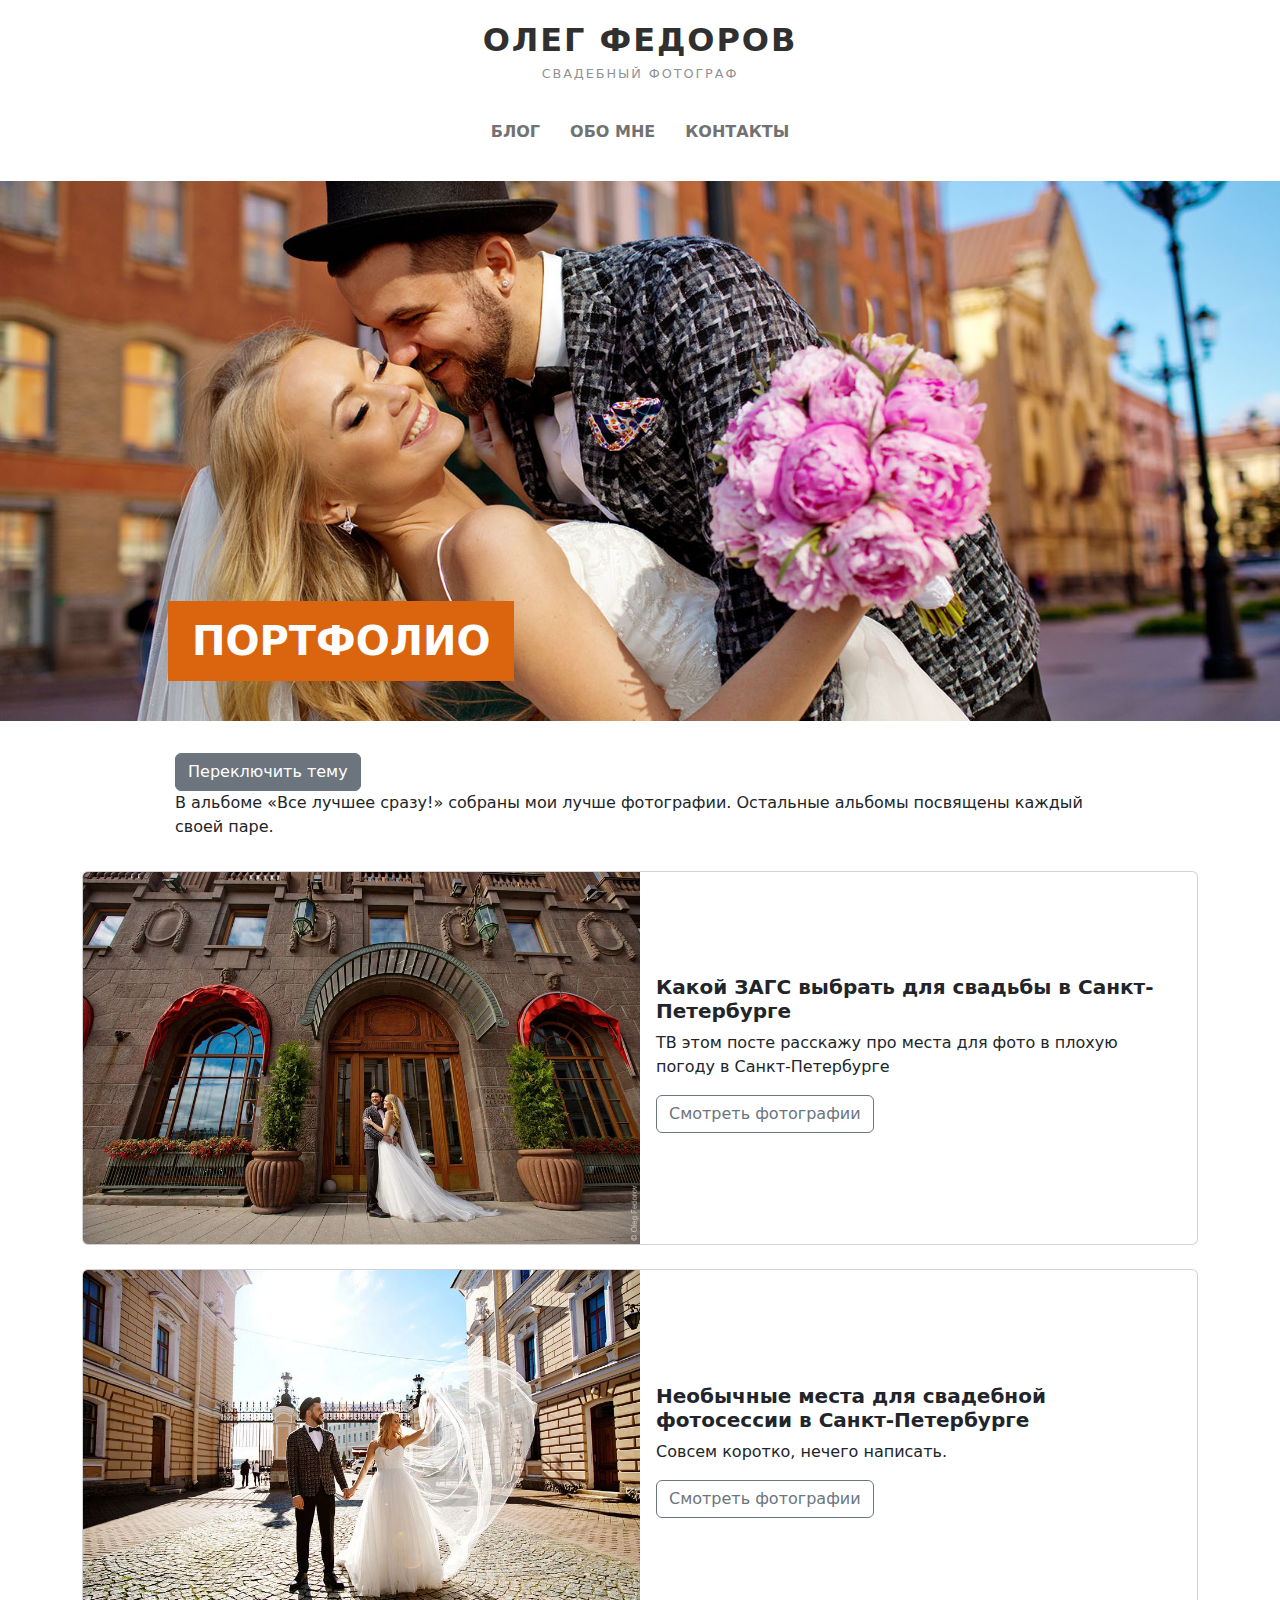
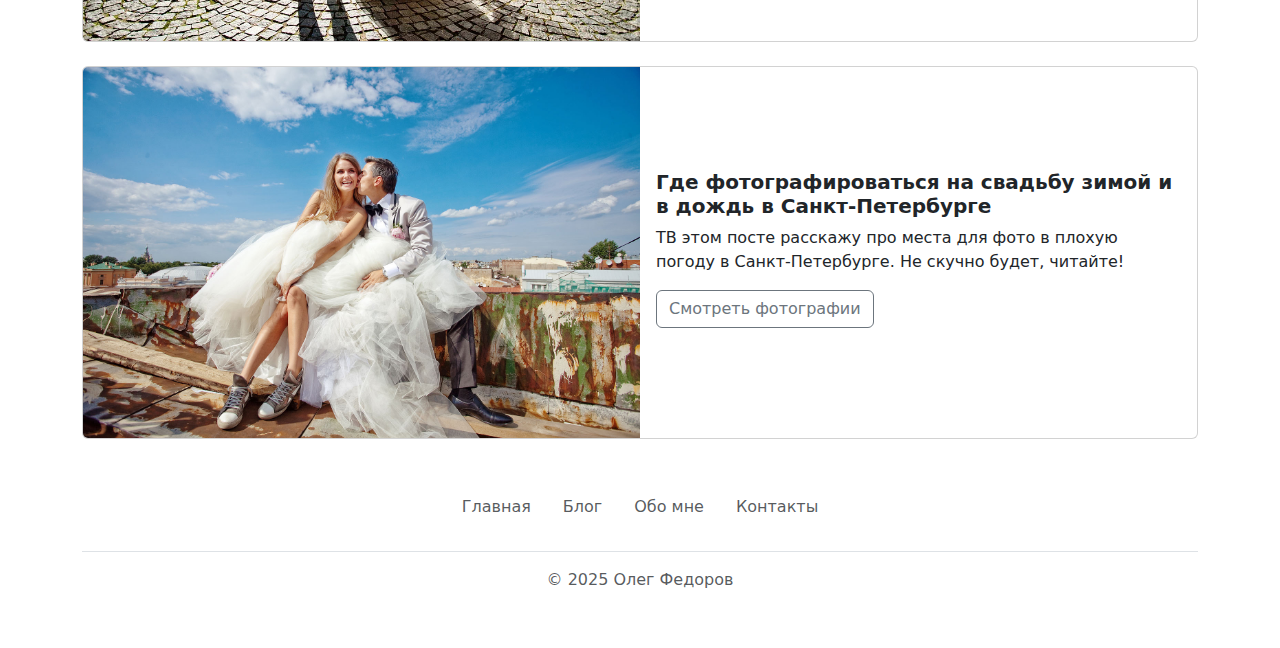
<file: portfolio.html>
<!DOCTYPE html>
<html lang="ru">
  <head>
    <meta charset="UTF-8" />
    <meta name="viewport" content="width=device-width, initial-scale=1.0" />
    <title>Портфолио</title>
    <link rel="stylesheet" href="./style.css" />
    <link href="./bootstrap.min.css" rel="stylesheet" />
  </head>
  <body>
    <!-- CUSTOM HEADER -->
    <header>
      <div class="header__logo">
        <a href="https://oleg-fedorov.ru/" class="header-link">
          <div class="logo-name">ОЛЕГ ФЕДОРОВ</div>
          <div class="logo-subtext">СВАДЕБНЫЙ ФОТОГРАФ</div>
        </a>
      </div>
      <div class="menu">
        <ul class="menu">
          <li class="menu-item">БЛОГ</li>
          <li class="menu-item">ОБО МНЕ</li>
          <li class="menu-item">КОНТАКТЫ</li>
        </ul>
      </div>
    </header>

    <div
      class="container-fluid page-cover"
      style="background-image: url('img/160709-1634 1680-1120 px.jpg')"
    >
      <div class="custom-container page-cover-title-container">
        <h1 class="page-cover-title">ПОРТФОЛИО</h1>
      </div>
    </div>


    <div class="custom-container">

      <!-- ПЕРЕКЛЮЧАТЕЛЬ -->
      <div class="theme-change">
        
        <button id="themeToggle" class="btn btn-secondary">
          Переключить тему
        </button>
        
      <script>
        const themeToggle = document.getElementById('themeToggle');
        themeToggle.addEventListener('click', () => {
          const currentTheme = document.documentElement.getAttribute('data-bs-theme');
          const newTheme = currentTheme === 'dark' ? 'light' : 'dark';
          document.documentElement.setAttribute('data-bs-theme', newTheme);
        });
      </script>
      </div>

      <p class="mb-6r">
        В альбоме «Все лучшее сразу!» собраны мои лучше фотографии. Остальные
        альбомы посвящены каждый своей паре.
      </p>

    






    </div>

    <!-- 1200 px container -->
    <div class="container">

      <!-- МОЯ АДАПТИВНАЯ КАРТОЧКА -->



      <!-- СВАДЬБА -->
      <div class="card mb-4 overflow-hidden">
        <div class="row g-0">
          <div class="col-md-6">
            <img
              src="img/160709-1182.jpg"
              class="img-fluid"
              alt="..."
            />
          </div>
          <div class="col-md-6 d-flex">
            <div class="card-body align-self-center">
              <h5 class="card-title fw-bold">
                Какой ЗАГС выбрать для свадьбы в Санкт-Петербурге
              </h5>
              <p class="card-text">
                TВ этом посте расскажу про места для фото в плохую погоду в
                Санкт-Петербурге
              </p>
              <button type="button" class="btn btn-outline-secondary mb-2">
                Смотреть фотографии
              </button>
            </div>
          </div>
        </div>
      </div>

      <!-- СВАДЬБА -->
      <div class="card mb-4 overflow-hidden">
        <div class="row g-0">
          <div class="col-md-6">
            <img
              src="./img/160709-1799.jpg"
              class="img-fluid"
              alt="..."
            />
          </div>
          <div class="col-md-6 d-flex">
            <div class="card-body align-self-center">
              <h5 class="card-title fw-bold">
                Необычные места для свадебной фотосессии в Санкт-Петербурге
              </h5>
              <p class="card-text">
                Совсем коротко, нечего написать.
              </p>
              <button type="button" class="btn btn-outline-secondary mb-2">
                Смотреть фотографии
              </button>
            </div>
          </div>
        </div>
      </div>

      <!-- СВАДЬБА -->
      <div class="card mb-4 overflow-hidden">
        <div class="row g-0">
          <div class="col-md-6">
            <img
              src="img/portfolio-covers/110806-1394.jpg"
              class="img-fluid"
              alt="..."
            />
          </div>
          <div class="col-md-6 d-flex">
            <div class="card-body align-self-center">
              <h5 class="card-title fw-bold">
                Где фотографироваться на свадьбу зимой и в дождь в Санкт-Петербурге
              </h5>
              <p class="card-text">
                TВ этом посте расскажу про места для фото в плохую погоду в
                Санкт-Петербурге. Не скучно будет, читайте!
              </p>
              <button type="button" class="btn btn-outline-secondary mb-2">
                Смотреть фотографии
              </button>
            </div>
          </div>
        </div>
      </div>


 
      <!-- FOOTER -->
      <footer class="py-3 my-4">
        <ul class="nav justify-content-center border-bottom pb-3 mb-3">
          <li class="nav-item">
            <a href="#" class="nav-link px-2 text-body-secondary">Главная</a>
          </li>
          <li class="nav-item">
            <a href="#" class="nav-link px-2 text-body-secondary">Блог</a>
          </li>
          <li class="nav-item">
            <a href="#" class="nav-link px-2 text-body-secondary">Обо мне</a>
          </li>
          <li class="nav-item">
            <a href="#" class="nav-link px-2 text-body-secondary">Контакты</a>
          </li>
        </ul>
        <p class="text-center text-body-secondary">
          &copy; 2025 Олег Федоров
        </p>
      </footer>
    </main>
    </div>
    <!-- ПОСТ
    <div class="card mb-4">
      <div class="row g-0">
        <div class="col-md-6">
          <img
            src="./img/160709-1799.jpg"
            class="img-fluid rounded-start"
            alt="..."
          />
        </div>
        <div class="col-md-6 d-flex">
          <div class="card-body align-self-center">
            <h5 class="card-title fw-bold">
              Какой ЗАГС выбрать для свадьбы в Санкт-Петербурге
            </h5>
            <p class="card-text">
              TВ этом посте расскажу про места для фото в плохую погоду в
              Санкт-Петербурге
            </p>
            <button type="button" class="btn btn-outline-secondary">
              Читать статью
            </button>
          </div>
        </div>
      </div>
    </div>
    <img src="./img/160709-1265.jpg" alt="" class="img-fluid mb-4" /> -->

    
  </body>
</html>
</file>
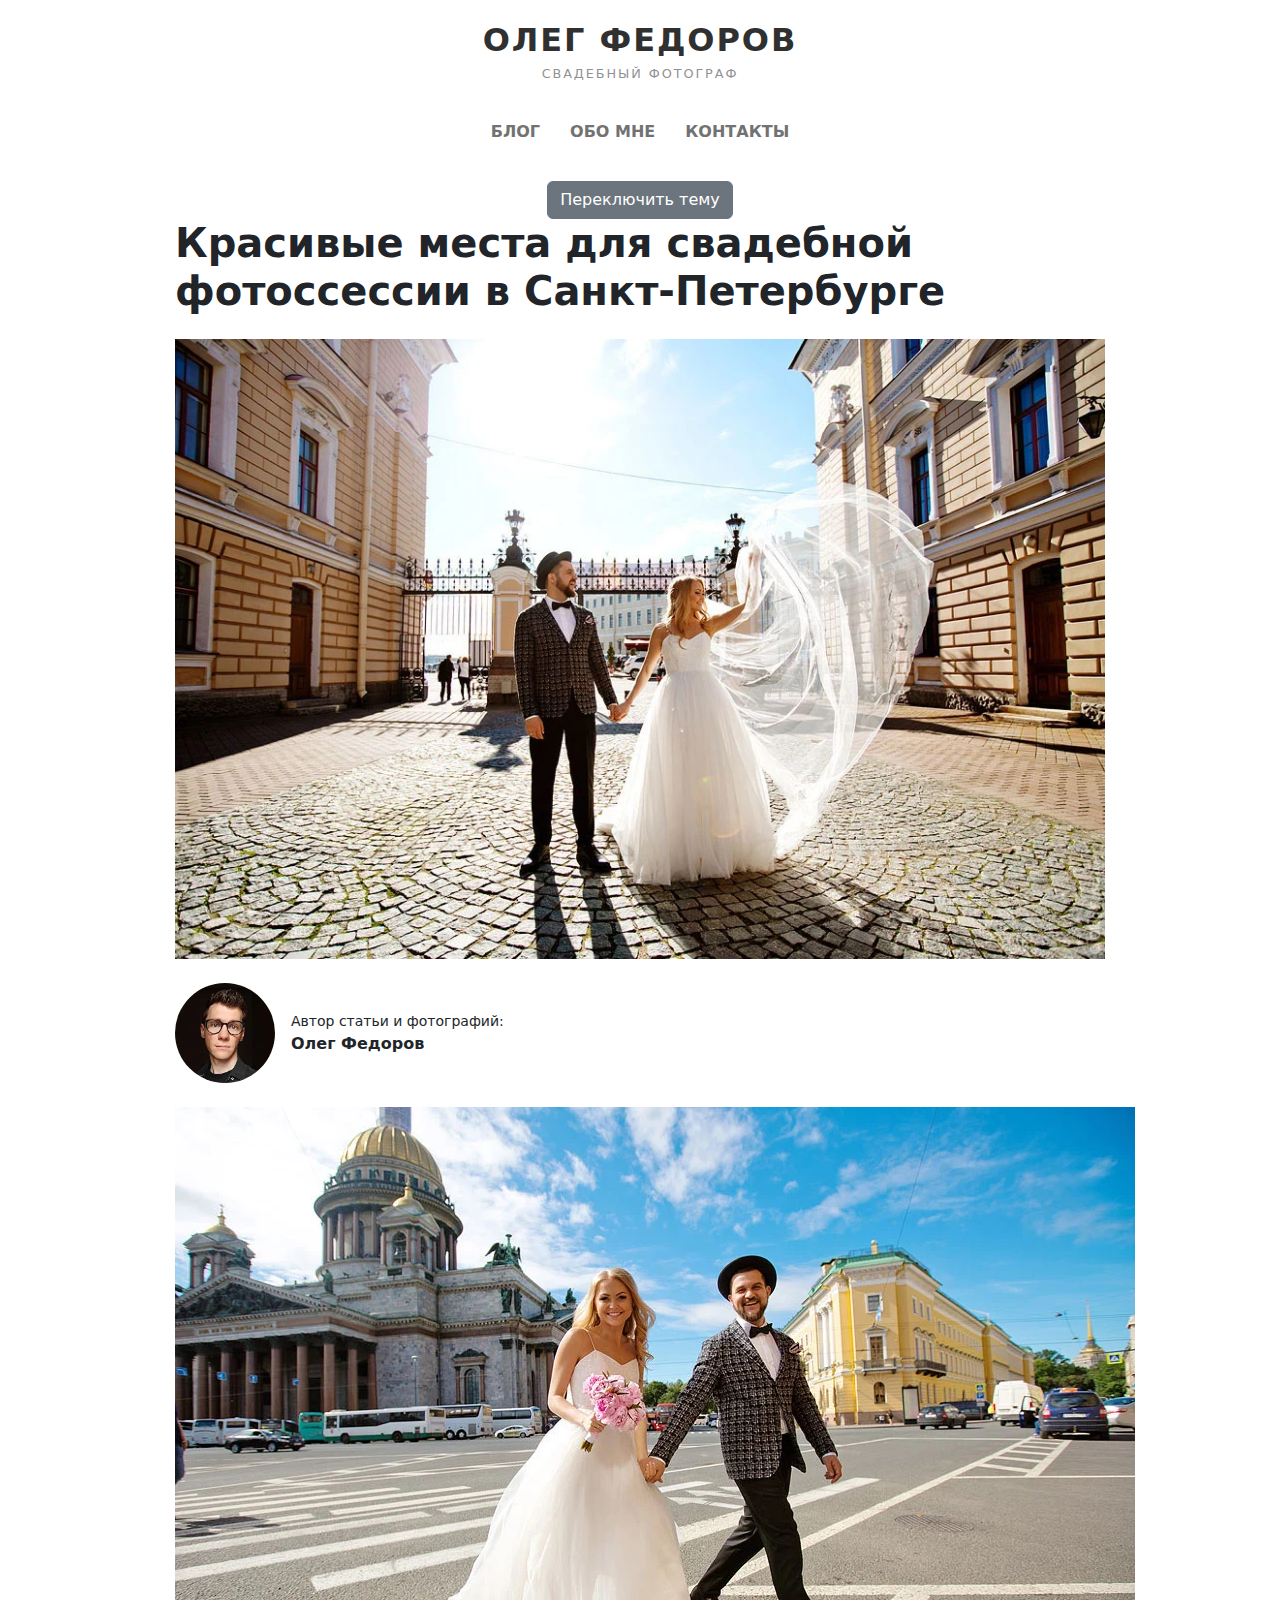
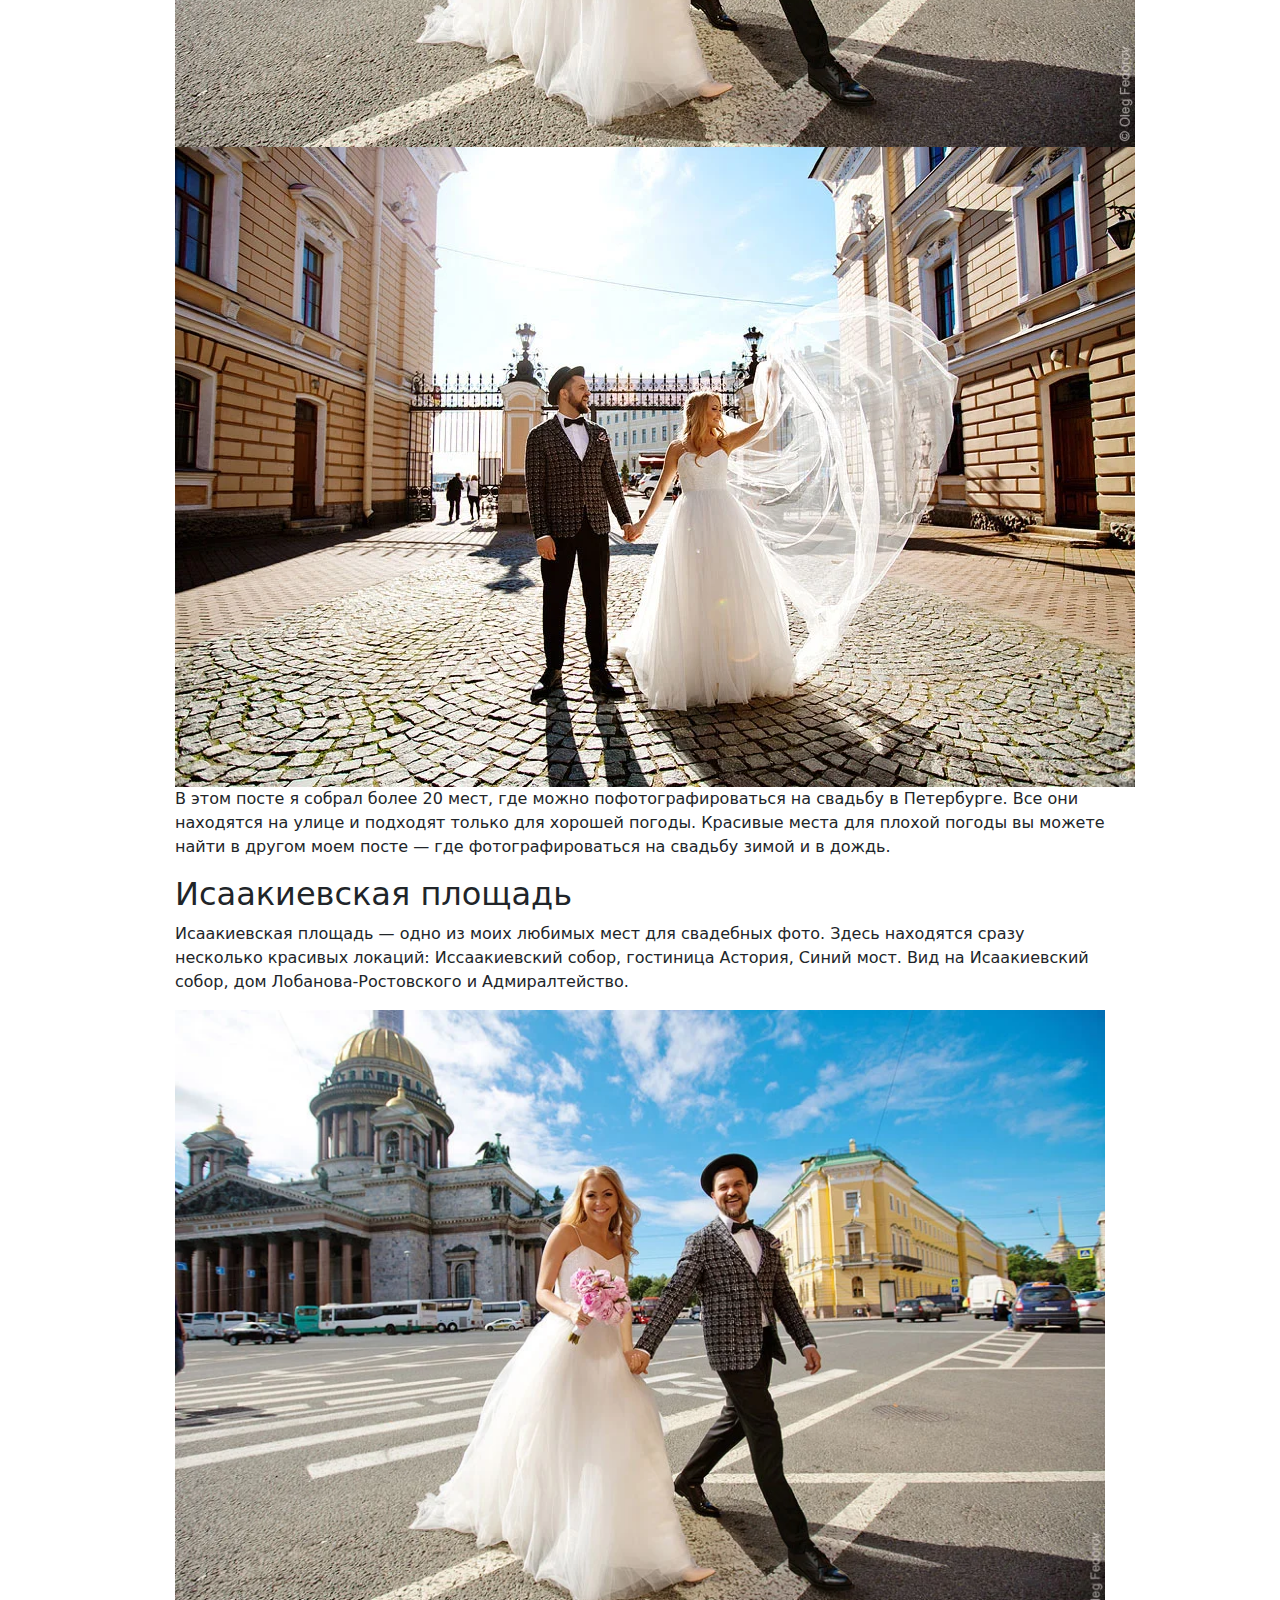
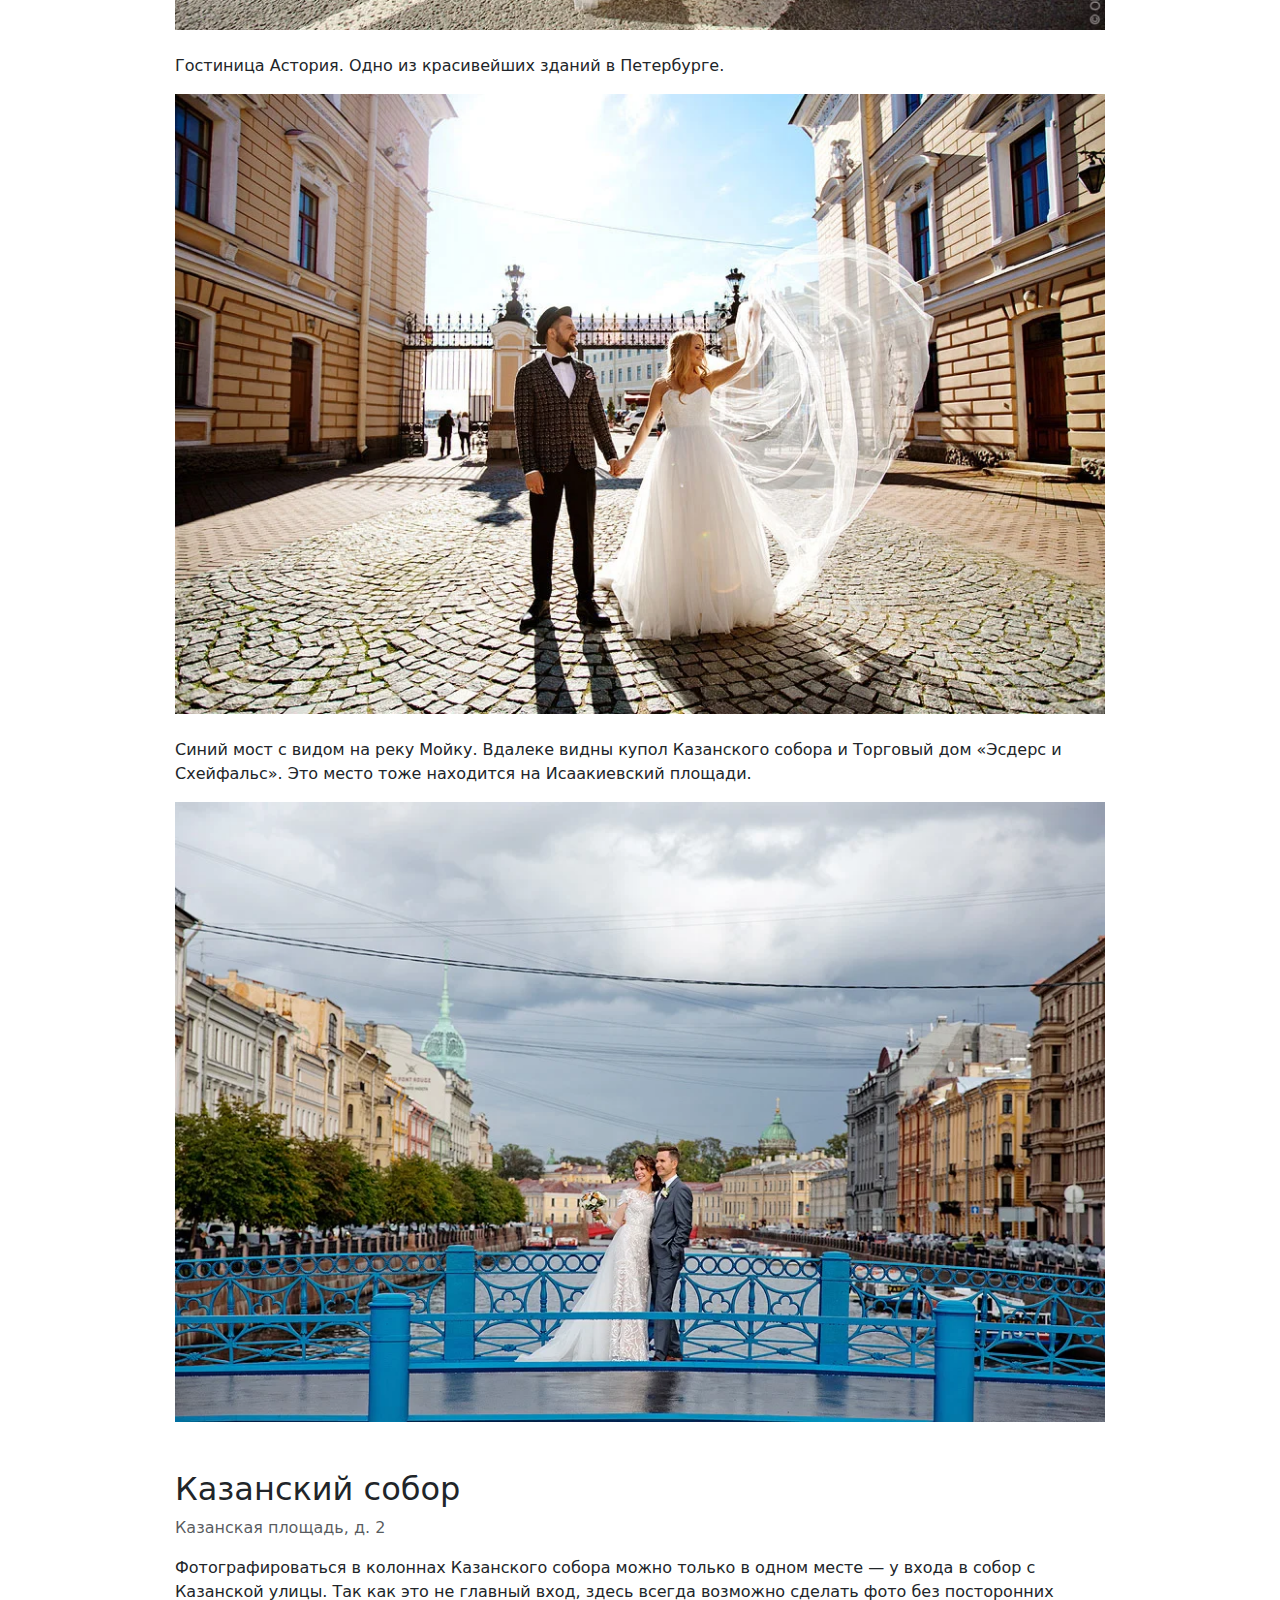
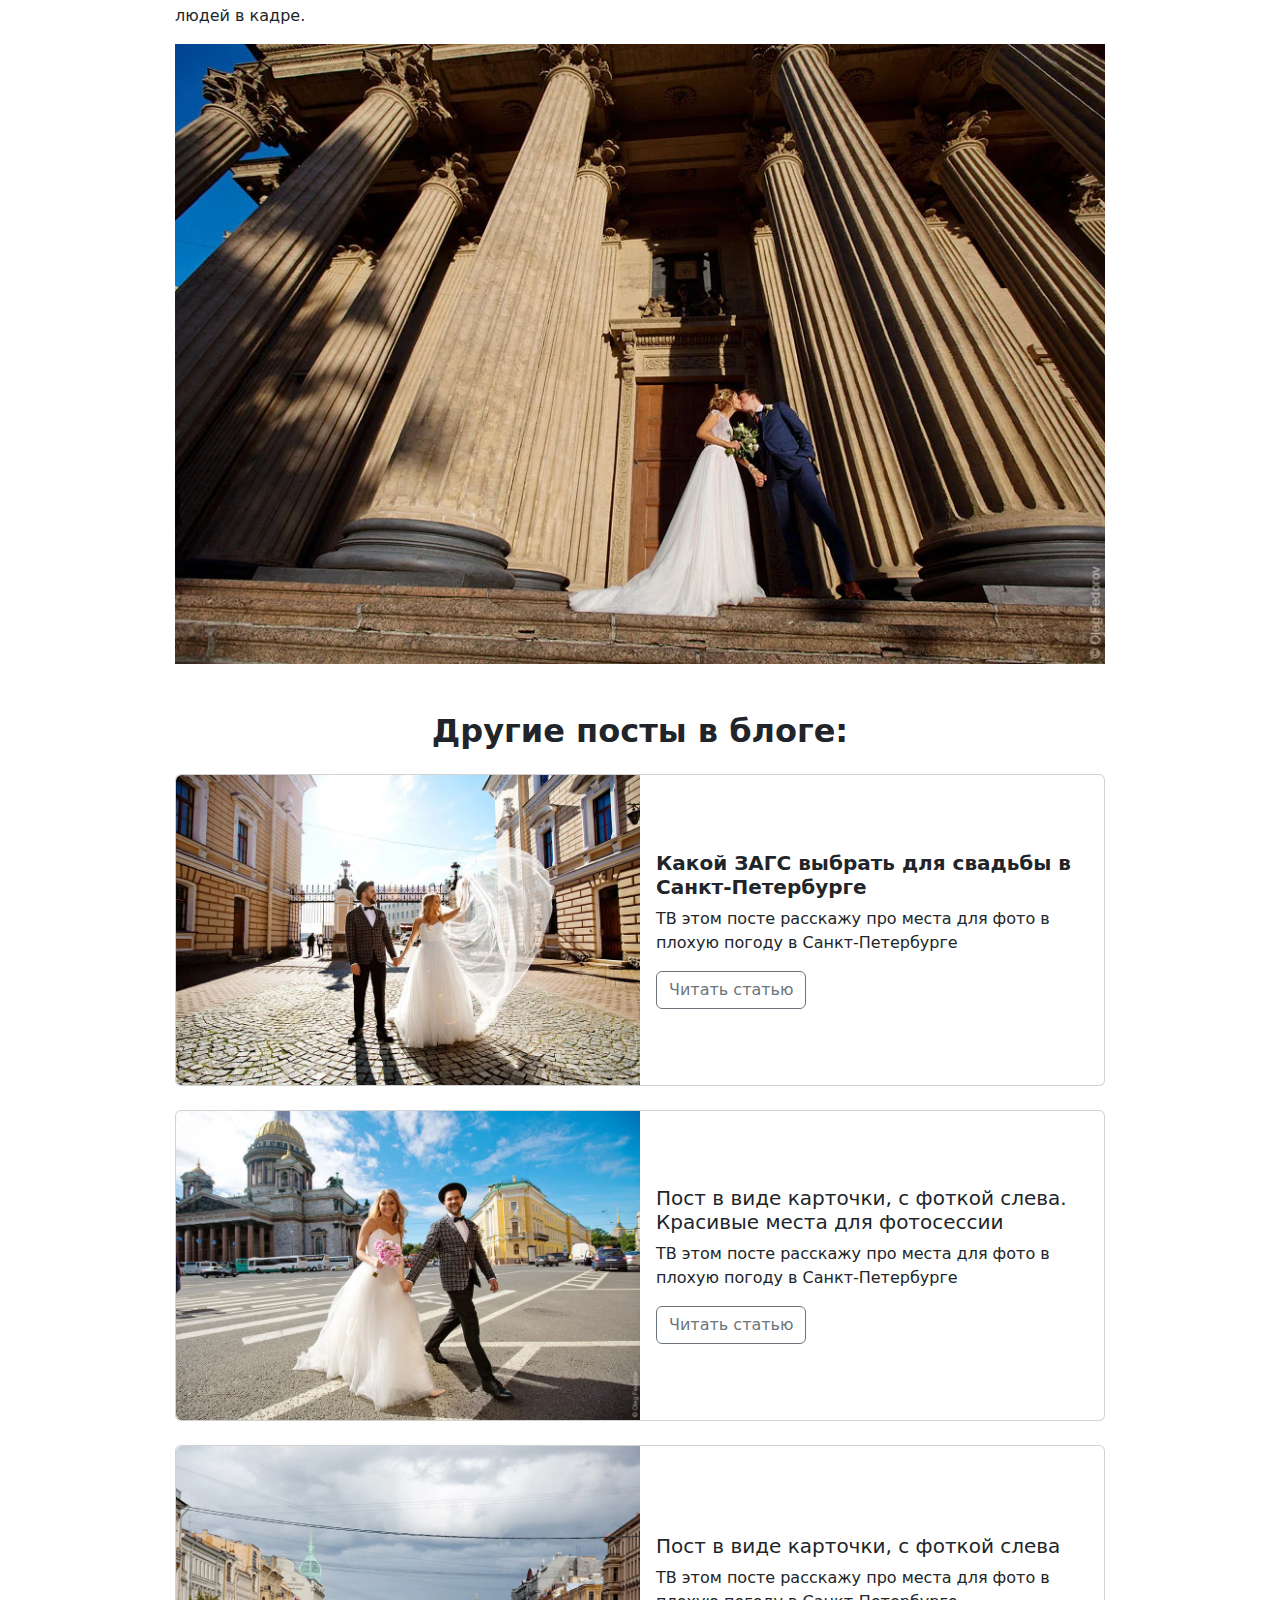
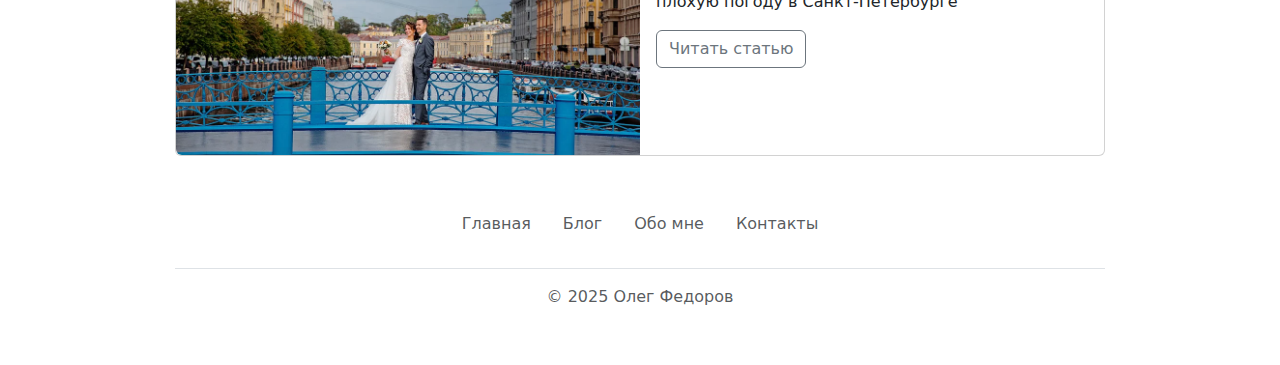
<file: second.html>
<!DOCTYPE html>
<html lang="en">
  <head>
    <meta charset="UTF-8" />
    <meta name="viewport" content="width=device-width, initial-scale=1.0" />
    <title>SECOND</title>
    <link rel="stylesheet" href="./style.css" />
    <link href="./bootstrap.min.css" rel="stylesheet" />
  </head>
  <body>
    <div class="custom-container">
      <!-- CUSTOM HEADER -->
      <header>
        <div class="header__logo">
          <a href="https://oleg-fedorov.ru/" class="header-link">
            <div class="logo-name">ОЛЕГ ФЕДОРОВ</div>
            <div class="logo-subtext">СВАДЕБНЫЙ ФОТОГРАФ</div>
          </a>
        </div>
        <div class="menu">
          <ul class="menu">
            <li class="menu-item">БЛОГ</li>
            <li class="menu-item">ОБО МНЕ</li>
            <li class="menu-item">КОНТАКТЫ</li>
          </ul>
        </div>
        <!-- ПЕРЕКЛЮЧАТЕЛЬ ТЕМЫ КНОПКА -->
        <div class="theme-change">
          <button id="themeToggle" class="btn btn-secondary">
            Переключить тему
          </button>

          <script>
            const themeToggle = document.getElementById("themeToggle");
            themeToggle.addEventListener("click", () => {
              const currentTheme =
                document.documentElement.getAttribute("data-bs-theme");
              const newTheme = currentTheme === "dark" ? "light" : "dark";
              document.documentElement.setAttribute("data-bs-theme", newTheme);
            });
          </script>
        </div>
      </header>

      <!-- MAIN ARTICLE -->
      <main>
        <h1 class="fw-bold mb-4">
          Красивые места для свадебной фотоссессии в Санкт-Петербурге
        </h1>
        <img src="./img/160709-1799.jpg" class="img-fluid mb-4" />

        <!-- AUTHOR -->
        <div class="author mb-4">
          <img src="./img/author.jpg" alt="автор статьи" class="author-img" />

          <div class="author-heading">
            <small class>Автор статьи и фотографий:</small>
            <span class="author-name">Олег Федоров</span>
          </div>
        </div>

        <!-- TESTS -->

        <img
          src="img/blog/10-best-hotels-for-wedding/160709-1265.webp"
          alt=""
        />
        <img
          src="img/blog/10-best-hotels-for-wedding/160709-1799.webp"
          alt=""
        />

        <!-- END TESTS -->

        <p>
          В этом посте я собрал более 20 мест, где можно пофотографироваться на
          свадьбу в Петербурге. Все они находятся на улице и подходят только для
          хорошей погоды. Красивые места для плохой погоды вы можете найти в
          другом моем посте — где фотографироваться на свадьбу зимой и в дождь.
        </p>

        <h2>Исаакиевская площадь</h2>
        <p>
          Исаакиевская площадь — одно из моих любимых мест для свадебных фото.
          Здесь находятся сразу несколько красивых локаций: Иссаакиевский собор,
          гостиница Астория, Синий мост. Вид на Исаакиевский собор, дом
          Лобанова-Ростовского и Адмиралтейство.
        </p>
        <img src="./img/160709-1265.jpg" alt="" class="img-fluid mb-4" />
        <p>Гостиница Астория. Одно из красивейших зданий в Петербурге.</p>
        <img src="./img/160709-1799.jpg" class="img-fluid mb-4" alt="" />
        <p>
          Синий мост с видом на реку Мойку. Вдалеке видны купол Казанского
          собора и Торговый дом «Эсдерс и Схейфальс». Это место тоже находится
          на Исаакиевский площади.
        </p>
        <img src="./img/180914_0992.jpg" class="img-fluid mb-4" alt="" />
        <h2 class="mt-4">Казанский собор</h2>
        <p class="text-muted mb-3">Казанская площадь, д. 2</p>
        <p>
          Фотографироваться в колоннах Казанского собора можно только в одном
          месте — у входа в собор с Казанской улицы. Так как это не главный
          вход, здесь всегда возможно сделать фото без посторонних людей в
          кадре.
        </p>
        <img src="./img/160914-0429.jpg" class="img-fluid mb-4" alt="" />

        <!-- OTHER POSTS -->
        <div class="other-posts">
          <h2 class="text-center fw-bold mb-4 mt-4">Другие посты в блоге:</h2>

          <!-- ПОСТ -->
          <div class="card mb-4">
            <div class="row g-0">
              <div class="col-md-6">
                <img
                  src="./img/160709-1799.jpg"
                  class="img-fluid rounded-start"
                  alt="..."
                />
              </div>
              <div class="col-md-6 d-flex">
                <div class="card-body align-self-center">
                  <h5 class="card-title fw-bold">
                    Какой ЗАГС выбрать для свадьбы в Санкт-Петербурге
                  </h5>
                  <p class="card-text">
                    TВ этом посте расскажу про места для фото в плохую погоду в
                    Санкт-Петербурге
                  </p>
                  <button type="button" class="btn btn-outline-secondary">
                    Читать статью
                  </button>
                </div>
              </div>
            </div>
          </div>

          <!-- ПОСТ -->
          <div class="card mb-4">
            <div class="row g-0">
              <div class="col-md-6">
                <img
                  src="./img/160709-1265.jpg"
                  class="img-fluid rounded-start"
                  alt="..."
                />
              </div>
              <div class="col-md-6 d-flex">
                <div class="card-body align-self-center">
                  <h5 class="card-title">
                    Пост в виде карточки, с фоткой слева. Красивые места для
                    фотосессии
                  </h5>
                  <p class="card-text">
                    TВ этом посте расскажу про места для фото в плохую погоду в
                    Санкт-Петербурге
                  </p>
                  <button type="button" class="btn btn-outline-secondary">
                    Читать статью
                  </button>
                </div>
              </div>
            </div>
          </div>
          <!-- ПОСТ -->
          <div class="card mb-4">
            <div class="row g-0">
              <div class="col-md-6">
                <img
                  src="./img/180914_0992.jpg"
                  class="img-fluid rounded-start"
                  alt="..."
                />
              </div>
              <div class="col-md-6 d-flex">
                <div class="card-body align-self-center">
                  <h5 class="card-title">
                    Пост в виде карточки, с фоткой слева
                  </h5>
                  <p class="card-text">
                    TВ этом посте расскажу про места для фото в плохую погоду в
                    Санкт-Петербурге
                  </p>
                  <button type="button" class="btn btn-outline-secondary">
                    Читать статью
                  </button>
                </div>
              </div>
            </div>
          </div>
        </div>
        <!-- FOOTER -->
        <footer class="py-3 my-4">
          <ul class="nav justify-content-center border-bottom pb-3 mb-3">
            <li class="nav-item">
              <a href="#" class="nav-link px-2 text-body-secondary">Главная</a>
            </li>
            <li class="nav-item">
              <a href="#" class="nav-link px-2 text-body-secondary">Блог</a>
            </li>
            <li class="nav-item">
              <a href="#" class="nav-link px-2 text-body-secondary">Обо мне</a>
            </li>
            <li class="nav-item">
              <a href="#" class="nav-link px-2 text-body-secondary">Контакты</a>
            </li>
          </ul>
          <p class="text-center text-body-secondary">
            &copy; 2025 Олег Федоров
          </p>
        </footer>
      </main>
      <!-- </div> -->
    </div>
    <script src="./bootstrap.min.js"></script>
  </body>
</html>
</file>
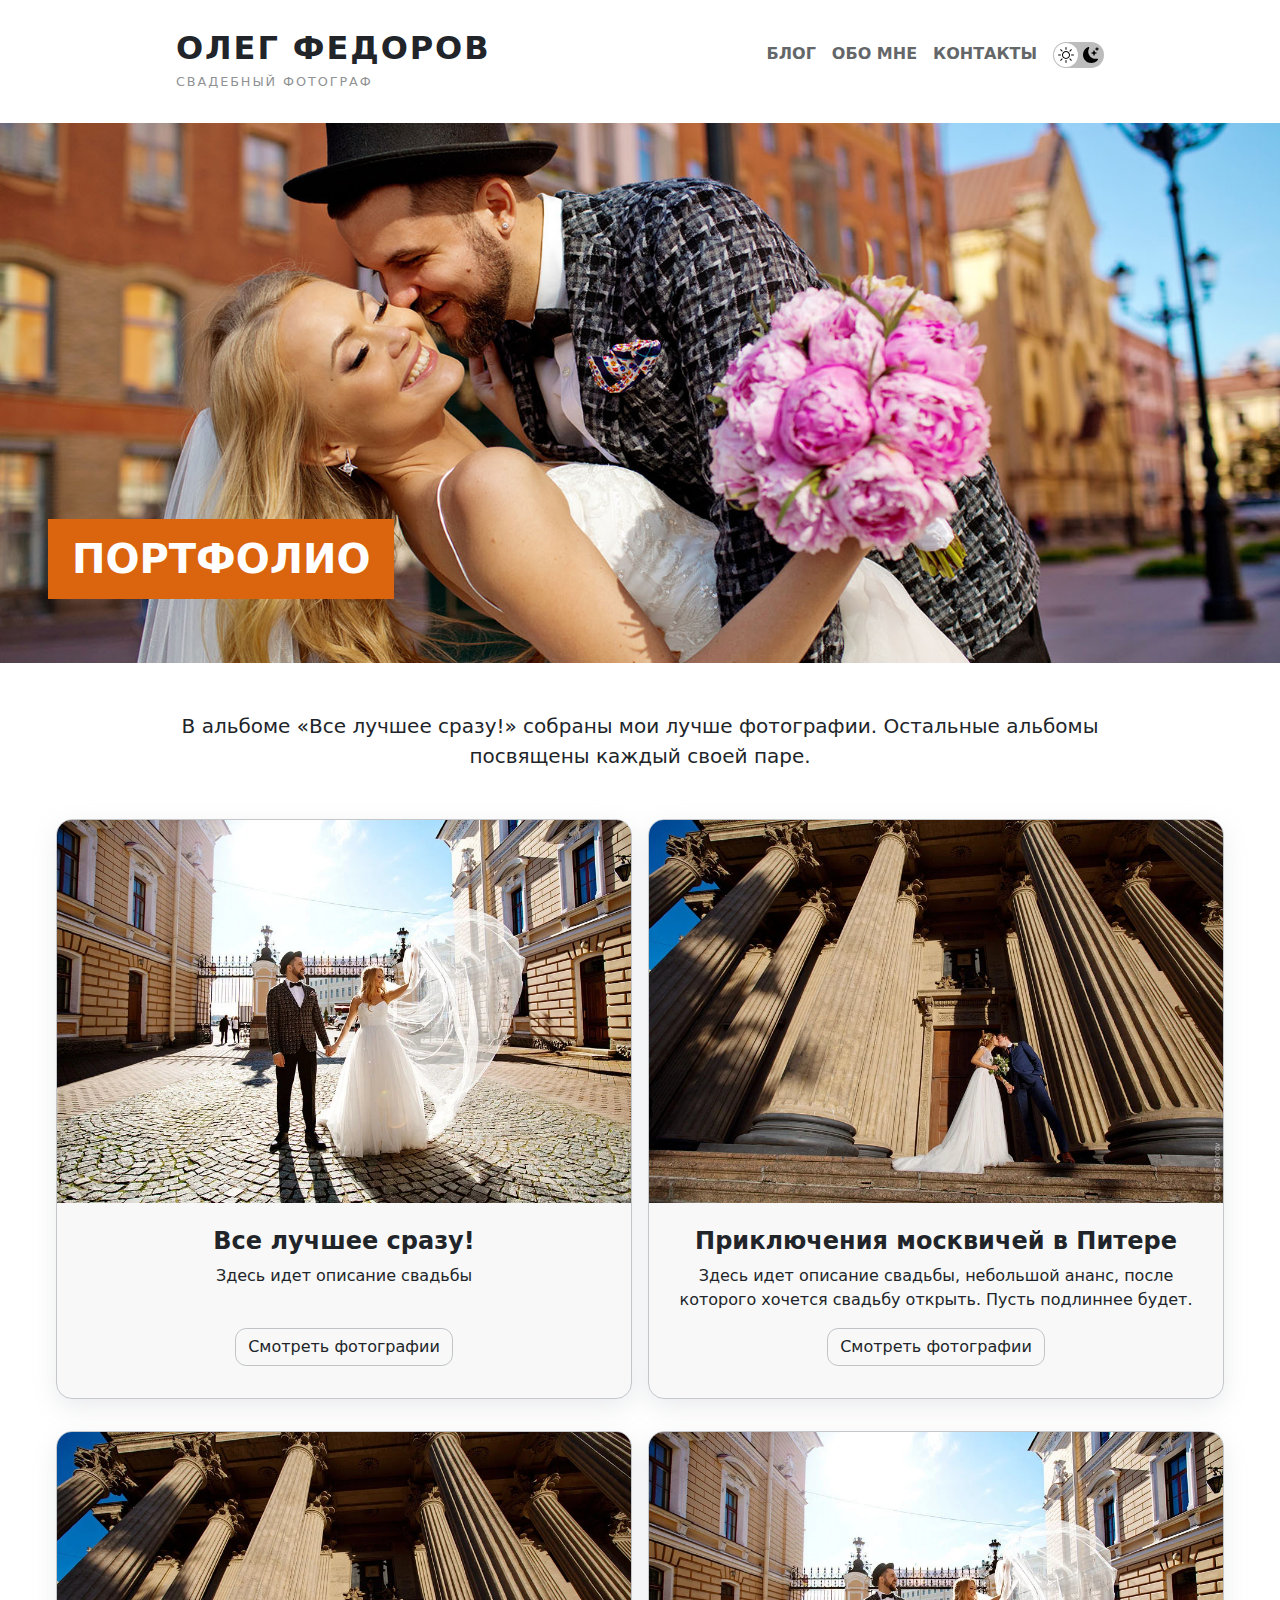
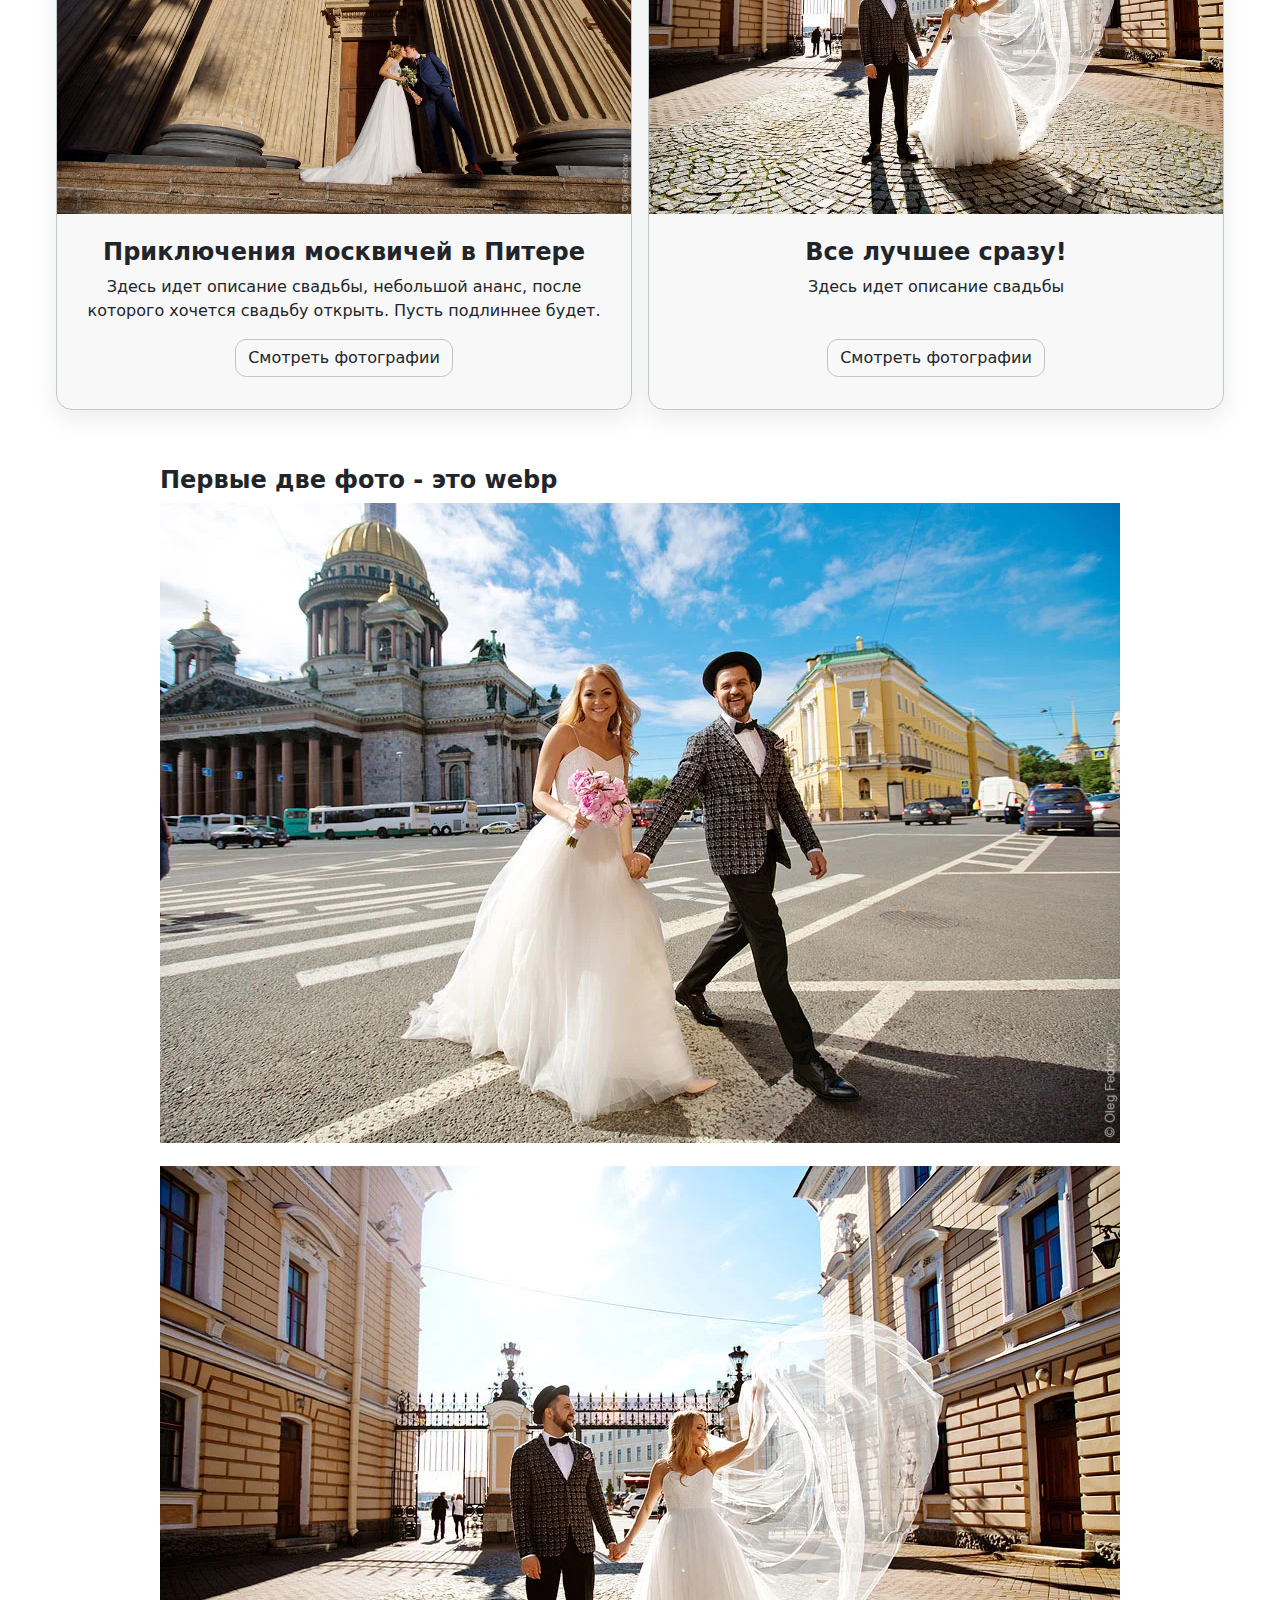
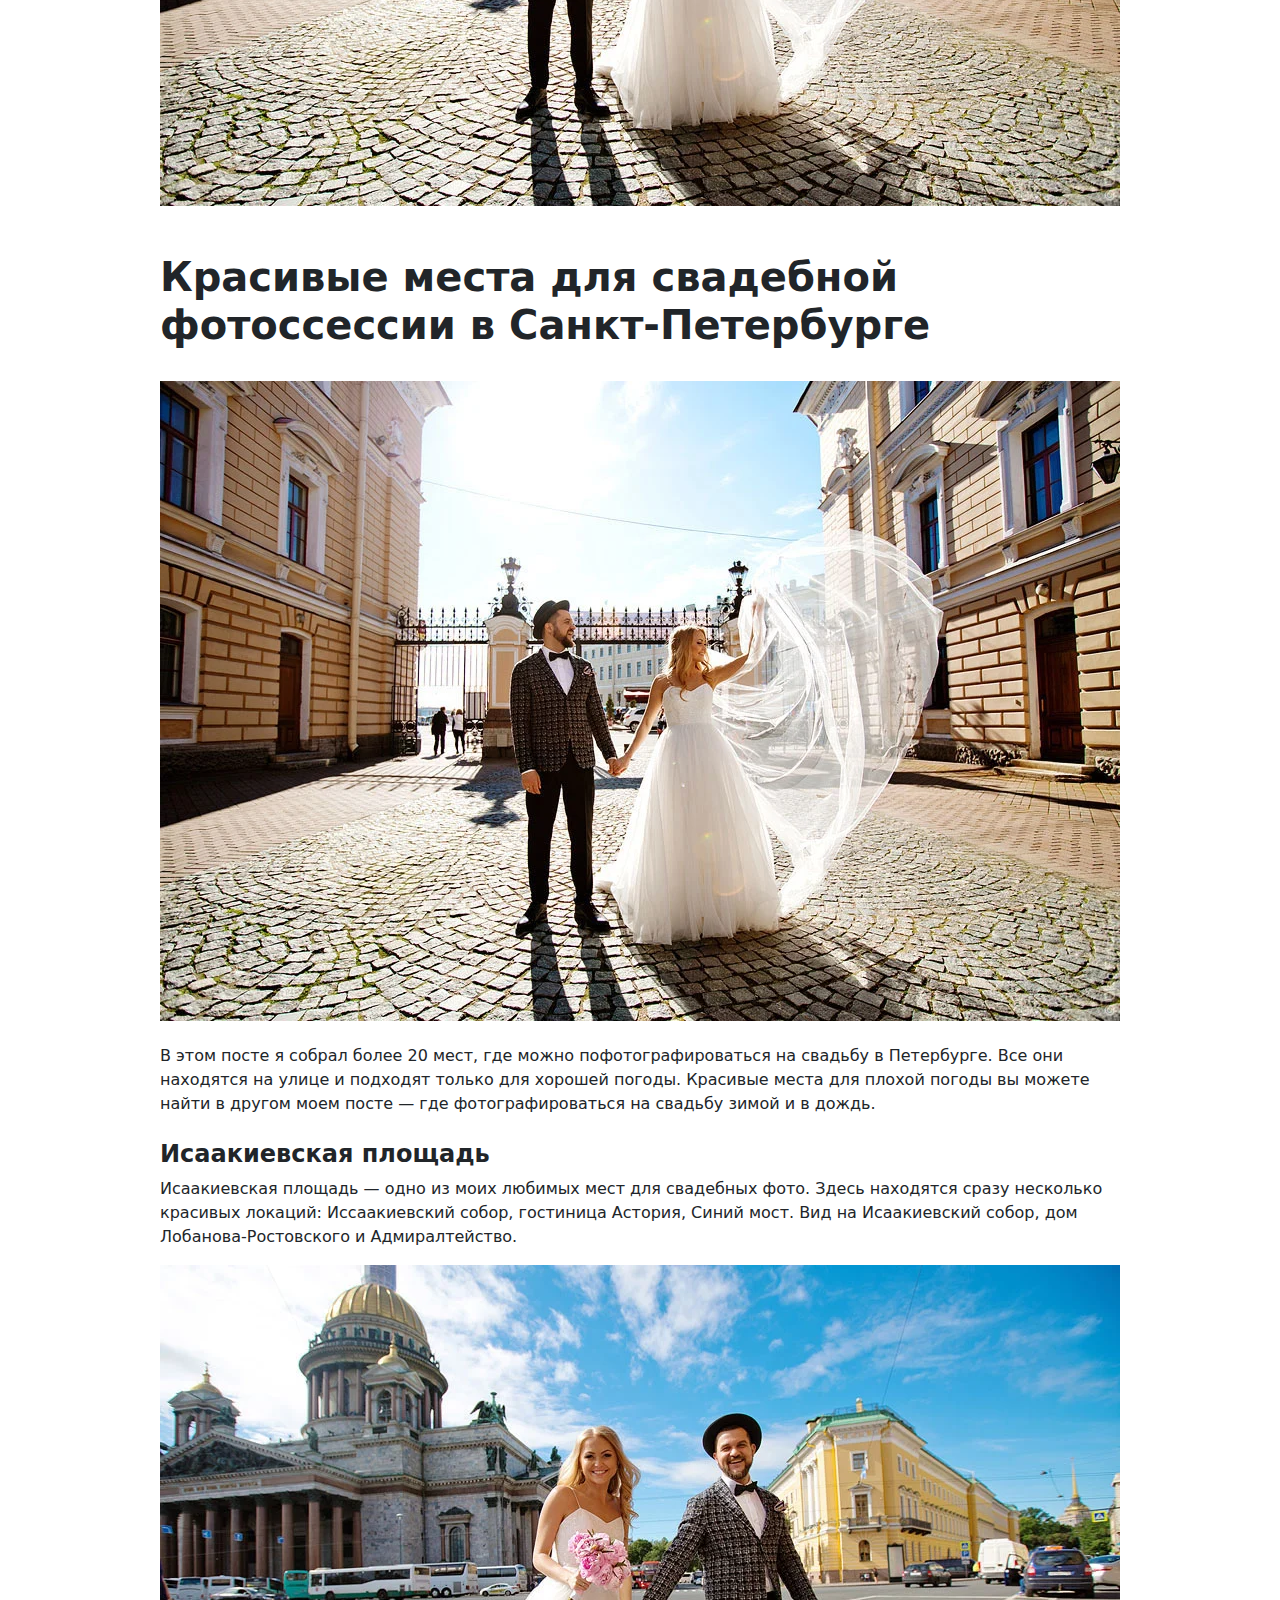
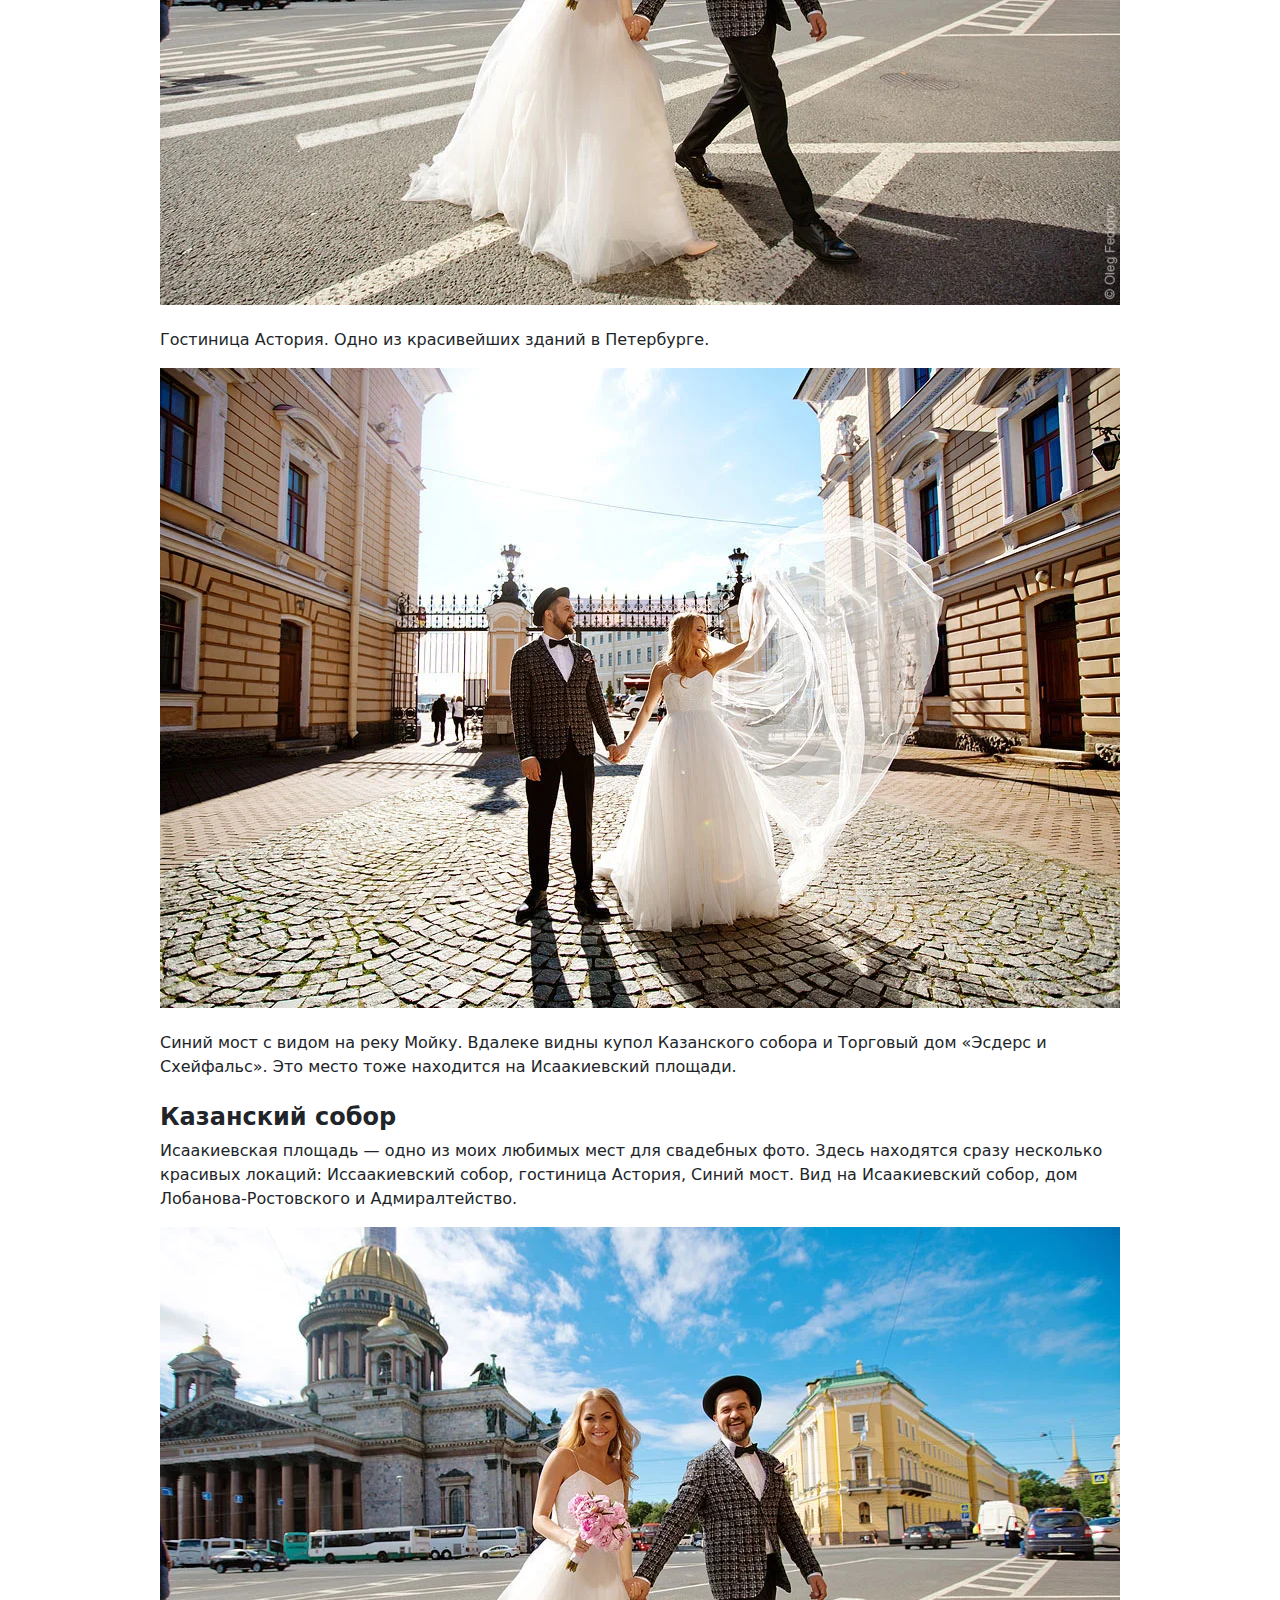
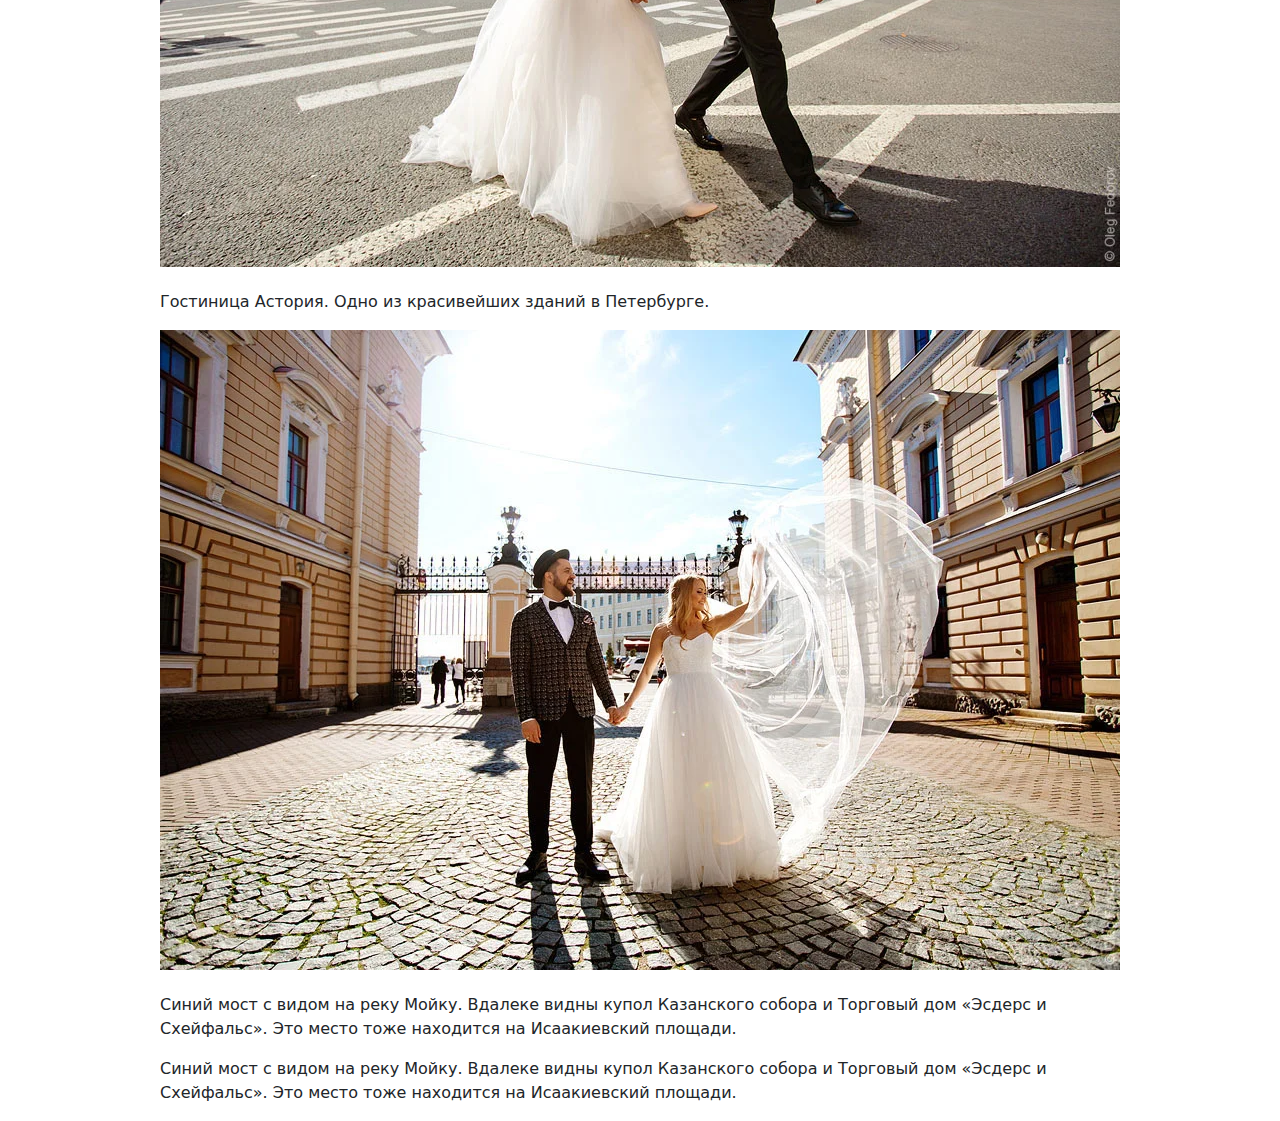
<file: third.html>
<!DOCTYPE html>
<html lang="en" data-theme="light">
  <head>
    <meta charset="UTF-8" />
    <meta name="viewport" content="width=device-width, initial-scale=1.0" />
    <title>Third Page</title>
    <link rel="stylesheet" href="./third.css" />
  </head>
  <body>
    <!-- CUSTOM HEADER -->
    <!-- <header>
      <div class="header-logo">
        <a href="https://oleg-fedorov.ru/" class="header-link">
          <div class="logo-name">ОЛЕГ ФЕДОРОВ</div>
          <div class="logo-subtext">СВАДЕБНЫЙ ФОТОГРАФ</div>
        </a>
      </div>

      <ul class="menu">
        <li class="menu-item"><a>БЛОГ</a></li>
        <li class="menu-item"><a href="">ОБО МНЕ</a></li>
        <li class="menu-item"><a href="">КОНТАКТЫ</a></li>
        <button class="dark-mode-toggle">
          <img
            src="./img/sun.svg"
            alt="light mode"
            class="dark-mode-toggle-icon"
          />
          <img
            src="./img/moon.svg"
            alt="dark mode"
            class="dark-mode-toggle-icon"
          /> 
        </button>
      </ul>
    </header> -->

    <!-- LINEAR HEADER -->
    <header>
      <div class="container-960 header-container">
        <div class="header-logo">
          <a href="https://oleg-fedorov.ru/" class="header-link">
            <div class="logo-name">ОЛЕГ ФЕДОРОВ</div>
            <div class="logo-subtext">СВАДЕБНЫЙ ФОТОГРАФ</div>
          </a>
        </div>

        <ul class="menu">
          <li class="menu-item"><a>БЛОГ</a></li>
          <li class="menu-item"><a href="">ОБО МНЕ</a></li>
          <li class="menu-item"><a href="">КОНТАКТЫ</a></li>
          <button class="dark-mode-toggle">
            <img
              src="./img/sun.svg"
              alt="light mode"
              class="dark-mode-toggle-icon"
            />
            <img
              src="./img/moon.svg"
              alt="dark mode"
              class="dark-mode-toggle-icon"
            />
          </button>
        </ul>
      </div>
    </header>

    <!-- ПЕРЕКЛЮЧАТЕЛЬ ТЕМЫ КНОПКА -->
    <!-- <div class="theme-change">
      <button id="themeToggle" class="btn btn-secondary">
        Переключить тему
      </button>

      <script>
        const themeToggle = document.getElementById("themeToggle");
        themeToggle.addEventListener("click", () => {
          const currentTheme =
            document.documentElement.getAttribute("data-theme");
          const newTheme = currentTheme === "dark" ? "light" : "dark";
          document.documentElement.setAttribute("data-theme", newTheme);
        });
      </script>
    </div>
    <a href="#">Текс ссылки</a> -->
    <!-- MAIN -->

    <!-- CONTAINER FULL WIDTH -->
    <div
      class="container-fluid cover-fw"
      style="background-image: url('img/160709-1634 1680-1120 px.jpg')"
    >
      <div class="container-1200 cover-fw-title-container">
        <h1 class="cover-fw-title">ПОРТФОЛИО</h1>
      </div>
    </div>

    <!-- CONTAINER 1200px -->
    <div class="container-1200">
      <p class="container-960 text-align-center lead">
        В альбоме «Все лучшее сразу!» собраны мои лучше фотографии. Остальные
        альбомы посвящены каждый своей паре.
      </p>

      <!-- CARDS-CONTAINER -->
      <div class="portfolio-cards-container">
        <!-- CARD -->
        <div class="portfolio-card">
          <div class="portfolio-card-content">
            <img src="./img/160709-1799.jpg" alt="" class="img-fluid" />
            <div class="portfolio-card-text-content">
              <h2>Все лучшее сразу!</h2>
              <p>Здесь идет описание свадьбы</p>
            </div>
          </div>
          <div class="portfolio-card-btn">
            <button class="btn">Смотреть фотографии</button>
          </div>
        </div>

        <!-- CARD -->
        <div class="portfolio-card">
          <div class="portfolio-card-content">
            <img src="./img/160914-0429.jpg" alt="" class="img-fluid" />
            <div class="portfolio-card-text-content">
              <h2>Приключения москвичей в Питере</h2>
              <p>
                Здесь идет описание свадьбы, небольшой ананс, после которого
                хочется свадьбу открыть. Пусть подлиннее будет.
              </p>
            </div>
          </div>
          <div class="portfolio-card-btn">
            <button class="btn">Смотреть фотографии</button>
          </div>
        </div>

        <!-- CARD -->
        <div class="portfolio-card">
          <div class="portfolio-card-content">
            <img src="./img/160914-0429.jpg" alt="" class="img-fluid" />
            <div class="portfolio-card-text-content">
              <h2>Приключения москвичей в Питере</h2>
              <p>
                Здесь идет описание свадьбы, небольшой ананс, после которого
                хочется свадьбу открыть. Пусть подлиннее будет.
              </p>
            </div>
          </div>
          <div class="portfolio-card-btn">
            <button class="btn">Смотреть фотографии</button>
          </div>
        </div>

        <!-- CARD -->
        <div class="portfolio-card">
          <div class="portfolio-card-content">
            <img src="./img/160709-1799.jpg" alt="" class="img-fluid" />
            <div class="portfolio-card-text-content">
              <h2>Все лучшее сразу!</h2>
              <p>Здесь идет описание свадьбы</p>
            </div>
          </div>
          <div class="portfolio-card-btn">
            <button class="btn">Смотреть фотографии</button>
          </div>
        </div>

        <!-- end of cards-container -->
      </div>

      <!-- PORTFOLIO CARD -->
    </div>

    <!-- CONTAINER 960px -->
    <main class="container-960">
      <!-- ARTICLE -->
      <article>
        <h2>Первые две фото - это webp</h2>
        <!-- TESTS -->

        <img
          src="img/blog/10-best-hotels-for-wedding/160709-1265.webp"
          alt=""
          class="img-fluid img-article"
        />
        <img
          src="img/blog/10-best-hotels-for-wedding/160709-1799.webp"
          alt=""
          class="img-fluid img-article"
        />

        <!-- END TESTS -->
        <h1>Красивые места для свадебной фотоссессии в Санкт-Петербурге</h1>

        <img src="./img/160709-1799.jpg" class="img-fluid img-article" />

        <p>
          В этом посте я собрал более 20 мест, где можно пофотографироваться на
          свадьбу в Петербурге. Все они находятся на улице и подходят только для
          хорошей погоды. Красивые места для плохой погоды вы можете найти в
          другом моем посте — где фотографироваться на свадьбу зимой и в дождь.
        </p>
        <h2>Исаакиевская площадь</h2>
        <p>
          Исаакиевская площадь — одно из моих любимых мест для свадебных фото.
          Здесь находятся сразу несколько красивых локаций: Иссаакиевский собор,
          гостиница Астория, Синий мост. Вид на Исаакиевский собор, дом
          Лобанова-Ростовского и Адмиралтейство.
        </p>
        <img src="./img/160709-1265.jpg" alt="" class="img-fluid img-article" />
        <p>Гостиница Астория. Одно из красивейших зданий в Петербурге.</p>
        <img src="./img/160709-1799.jpg" class="img-fluid img-article" alt="" />
        <p>
          Синий мост с видом на реку Мойку. Вдалеке видны купол Казанского
          собора и Торговый дом «Эсдерс и Схейфальс». Это место тоже находится
          на Исаакиевский площади.
        </p>
        <h2>Казанский собор</h2>
        <p>
          Исаакиевская площадь — одно из моих любимых мест для свадебных фото.
          Здесь находятся сразу несколько красивых локаций: Иссаакиевский собор,
          гостиница Астория, Синий мост. Вид на Исаакиевский собор, дом
          Лобанова-Ростовского и Адмиралтейство.
        </p>
        <img src="./img/160709-1265.jpg" alt="" class="img-fluid img-article" />
        <p>Гостиница Астория. Одно из красивейших зданий в Петербурге.</p>
        <img src="./img/160709-1799.jpg" class="img-fluid img-article" alt="" />
        <p>
          Синий мост с видом на реку Мойку. Вдалеке видны купол Казанского
          собора и Торговый дом «Эсдерс и Схейфальс». Это место тоже находится
          на Исаакиевский площади.
        </p>
        <p>
          Синий мост с видом на реку Мойку. Вдалеке видны купол Казанского
          собора и Торговый дом «Эсдерс и Схейфальс». Это место тоже находится
          на Исаакиевский площади.
        </p>
      </article>
    </main>

    <!-- FOOTER -->

    <script src="./script.js"></script>
  </body>
</html>
</file>
<file: style.css>
[data-bs-theme="dark"] {
  --bs-body-bg: #212529;
  --bs-body-color: #f8f9fa;
  /* и остальные переменные */
}
[data-bs-theme="light"] {
  --bs-body-bg: #ffffff;
  --bs-body-color: #2e2e2e;
  /* и остальные переменные */
}

@media (max-width: 500px) {
  /* .article-heading {
    font-size: 1.5rem;
  } */

  .logo-name {
    font-weight: 800;
    color: var(--bs-body-color);
    /* font-family: "Times New Roman", Times, serif; */
  }
}

.custom-container {
  max-width: 960px;
  width: 100%;
  margin: 0 auto; /* Центрирование контейнера */
  padding: 0 15px; /* Добавление отступов по бокам, как в Bootstrap */
}

.logo {
  display: flex;
  flex-direction: column;
  align-items: start;
  font-weight: 800;
}

.header-link {
  text-decoration: none;
  color: inherit;
}

.page-cover {
  background-repeat: no-repeat;
  background-position: center;
  background-size: cover;
  max-width: 100%;
  height: 60vh;
  margin-bottom: 2rem;
}

.page-cover-title-container {
  position: relative;
  width: 100%;
  height: 100%;
}

.page-cover-title {
  position: absolute;
  color: #ffffff;
  background-color: rgb(219, 100, 14);
  font-weight: bold;
  padding: 1rem 1.5rem;
  width: fit-content;
  bottom: 2rem;
  left: 0.5rem;
}

.portfolio-wedding-card {
  width: 100%;
  margin-bottom: 2rem;
  background-repeat: no-repeat;
  background-position: center;
  background-size: cover;
  max-width: 100%;
  height: fit-content;
  margin-bottom: 2rem;
}

.wedding-card-link {
  text-decoration: none;
  color: #ffffff;
}

.wedding-card-content {
  /* background-repeat: no-repeat;
  background-position: center;
  background-size: cover; */
}

.weidding-card-title {
  font-weight: bold;
}

ul {
  margin: 0;
  padding: 0;
  list-style: none;
}

.menu {
  display: flex;
  flex-direction: row;
  margin: 1rem auto;
  padding: 0;
}

.menu-item {
  font-weight: bold;
  padding: 5px 15px;
  cursor: pointer;
  color: rgb(114, 114, 114);
}

.menu-item:hover {
  text-decoration: underline;

  color: #1d1d1d;
}

.post-card-container {
  max-width: 1000px;
  width: 100%;
  margin-left: auto;
  margin-right: auto;
  margin-bottom: 5rem;
  background-color: rgb(250, 250, 250);
  cursor: pointer;
  border-radius: 5px;
  border: 1px solid rgb(180, 180, 180);
  overflow: hidden;
}

.post-card-container:hover {
  opacity: 90%;
}

.post-card-container img {
  width: 100%;
  max-height: 500px;
  background-position: center center;
  background-repeat: no-repeat;
  object-fit: cover;
}

.post-card-container .text-content {
  padding: 3rem;
}

header {
  margin: auto;
  text-align: center;
}

.logo-name {
  font-size: 2rem;
  text-decoration: none;
  color: rgb(48, 48, 48);
  font-weight: bold;
  letter-spacing: 0.12rem;
}

.logo-subtext {
  font-size: 0.8rem;
  opacity: 50%;
  letter-spacing: 0.12rem;
}

.header__logo {
  display: flex;
  flex-direction: column;
  margin-top: 1rem;
  justify-content: center;
}

.article-heading {
  font-weight: bold;
  font-size: 2.5rem;
  text-align: center;
}

.article-main-img {
  width: 100%;
  margin-bottom: 3rem;
}

.article-img {
  width: 1200px;
  max-width: 100%;
  margin-bottom: 1rem;
}

.nav-item {
  list-style: none;
  display: flex;
  margin: 0.5rem;
}

.nav {
  display: flex;
  flex-direction: row;
}

.container {
  max-width: 1200px;
  margin: auto;
}

h2 {
  margin-top: 3rem;
  margin: auto;
}

.text-container {
  max-width: 1200px;
  margin: auto;
}

.text-container-header {
  max-width: 1000px;
  margin: auto;
}

.btn {
  padding: 0.5rem 1.5rem;
  cursor: pointer;
  margin: auto;
}

article {
  max-width: 1000px;
  margin: auto;
}

.author {
  display: flex;
}

.author-heading {
  display: flex;
  flex-direction: column;
  justify-content: center;
}

.author-heading .author-name {
  font-weight: bold;
}

.author-img {
  border-radius: 50%;
  margin-right: 1rem;
  max-width: 100px;
  max-height: 100px;
}

.mb-6r {
  margin-bottom: 2rem;
}
</file>
<file: third.css>
/* Оптимизация:
Лучше группировать стили по компонентам и использовать минимально необходимые breakpoints (например, стандартные: 
320px, 
768px, 
1024px, 
1200px
 */

/* REST WEBCADEMY */

button,
input[type="submit"] {
  display: inline-block;
  box-shadow: none;
  background-color: transparent;
  background: none;
  cursor: pointer;
}

input:focus,
input:active,
button:focus,
button:active {
  outline: none;
}

button::-moz-focus-inner {
  padding: 0;
  border: 0;
}

label {
  cursor: pointer;
}

.theme-change {
  margin-bottom: 2rem;
}

:root,
[data-theme="light"] {
  --font-sans-serif: system-ui, -apple-system, "Segoe UI", Roboto,
    "Helvetica Neue", "Noto Sans", "Liberation Sans", Arial, sans-serif,
    "Apple Color Emoji", "Segoe UI Emoji", "Segoe UI Symbol", "Noto Color Emoji";
  --body-font-family: var(--font-sans-serif);
  --body-font-size: 1rem;
  --body-font-weight: 400;
  --body-line-height: 1.5;
  --body-color: #212529;
  --body-color-rgb: 33, 37, 41;
  --body-bg: #fff;
  --heading-color: inherit;
  --menu-item-color: #646769;
  --menu-item-hover-color: #626a78;

  --border-color: #c5c8cb;
  --card-background-color: #f8f8f8;
  --toggle-color: #bcbcbc;
  --toggle-icon-color: red;
  --card-shadow: rgba(149, 157, 165, 0.2) 0px 8px 24px;
}

/* DARK MODE TOGGLE */
.dark-mode-toggle {
  order: 9;
  display: flex;
  justify-content: space-between;
  border-radius: 50px;
  width: 51px;
  height: 26px;
  border: none;
  outline: none;
  padding: 5px;
  background-color: var(--toggle-color);
  position: relative;
}

.dark-mode-toggle::before {
  content: "";
  display: block;
  width: 24px;
  height: 24px;
  border-radius: 50%;
  background-color: rgb(255, 255, 255);
  position: absolute;
  top: 1px;
  left: 1px;
  transition: left 0.2s ease-in;
}

.dark-mode-toggle-active::before {
  left: 26px;
}

.dark-mode-toggle-icon {
  color: var(--toggle-icon-color);
  fill: var(--toggle-icon-color);
  z-index: 9;
}

[data-theme="dark"] {
  color-scheme: dark;
  --body-color: #dee2e6;
  --body-color-rgb: 222, 226, 230;
  --body-bg: #212529;
  --body-bg-rgb: 33, 37, 41;
  --menu-item-color: #a3a7a9;
  --menu-item-hover-color: #cacaca;

  --border-color: #3d4247;
  --card-background-color: #2c3034;
  --card-shadow: rgba(26, 26, 26, 0.2) 0px 8px 24px;
}

*,
*::before,
*::after {
  box-sizing: border-box;
}

body {
  margin: 0;
  font-family: var(--body-font-family);
  font-size: var(--body-font-size);
  font-weight: var(--body-font-weight);
  line-height: var(--body-line-height);
  color: var(--body-color);
  background-color: var(--body-bg);
  -webkit-text-size-adjust: 100%;
  -webkit-tap-highlight-color: rgba(0, 0, 0, 0);
}

h6,
.h6,
h5,
.h5,
h4,
.h4,
h3,
.h3,
h2,
.h2,
h1,
.h1 {
  margin-top: 1.5rem;
  margin-bottom: 0.5rem;
  font-weight: 700;
  line-height: 1.2;
  color: var(--heading-color);
}

h1,
.h1 {
  font-size: calc(1.375rem + 1.5vw);
  margin-bottom: 2rem;
}
@media (min-width: 1200px) {
  h1,
  .h1 {
    font-size: 2.5rem;
  }
}

p {
  margin-top: 0;
  margin-bottom: 1rem;
}

@media (max-width: 768px) {
  p {
    padding: 0 0.7rem;
  }

  h1,
  h2,
  h3,
  h4 {
    padding: 0 0.7rem;
  }
}

/* CONTAINERS */
.container-960 {
  max-width: 960px;
  width: 100%;
  margin: 0 auto; /* Центрирование контейнера */
}

.container-1200 {
  max-width: 1200px;
  width: 100%;
  margin: 0 auto; /* Центрирование контейнера */
}

.container-fluid {
  width: 100%;
  margin-left: auto;
  margin-left: auto;
}

/* HEADER-LOGO */
header {
  width: 100%;

  margin-bottom: 2rem;
}

.header-container {
  display: flex;
  flex-wrap: wrap;
  justify-content: space-between;
  align-items: baseline;
  gap: 1.5rem;
  padding: 0 1rem;
}

.header-logo {
  text-align: left;
  cursor: pointer;
  margin-top: 1.5rem;
  margin-right: 2rem;
}

.header-link {
  text-decoration: none;
  color: inherit;
}

.logo-name {
  font-size: 2rem;
  text-decoration: none;
  font-weight: 900;
  letter-spacing: 0.12rem;
}

.logo-name-900 {
  font-size: 2rem;
  text-decoration: none;
  font-weight: 900;
  letter-spacing: 0.12rem;
}

.logo-subtext {
  font-size: 0.8rem;
  opacity: 50%;
  letter-spacing: 0.12rem;
}

@media (max-width: 767px) {
  .header-container {
    gap: 0.5rem;
    flex-direction: column;
    align-items: center;
  }

  header {
    margin-bottom: 1rem;
    align-items: center;
    text-align: center;
  }

  .header-logo {
    text-align: center;
    margin-right: unset;
  }
}

/* TYPOGRAPHY */
.lead {
  font-size: 1.25rem;
  font-weight: 400;
  margin-bottom: 3rem;
}

@media (max-width: 1023px) {
  .lead {
    font-size: 1rem;
    max-width: 700px;
  }
}

.text-align-center {
  text-align: center;
}
/* MENU */
.menu {
  display: flex;
  flex-direction: row;
  gap: 1rem;
  padding: 0;
}

.menu {
  list-style: none;
}

.menu-item {
  font-weight: 700;
  cursor: pointer;
}

.menu-item a {
  color: var(--menu-item-color);
  text-decoration: none;
}

.menu-item:hover a {
  color: var(--menu-item-hover-color);
  text-decoration: underline;
}

/* IMAGES */

.img-fluid {
  max-width: 100%;
  height: auto;
}

.img-article {
  margin-bottom: 1rem;
}

/* PAGE COVER FULL WIDTH */
.cover-fw {
  background-repeat: no-repeat;
  background-position: center;
  background-size: cover;
  max-width: 100%;
  height: 60vh;
  margin-bottom: 3rem;
}

.cover-fw-title-container {
  position: relative;
  width: 100%;
  height: 100%;
}

.cover-fw-title {
  position: absolute;
  color: #ffffff;
  background-color: rgb(219, 100, 14);
  font-weight: bold;
  padding: 1rem 1.5rem;
  width: fit-content;
  bottom: 2rem;
  left: 0.5rem;
}

/* PORTFOLIO CARD */

.portfolio-cards-container {
  display: grid;
  grid-template-columns: repeat(2, 1fr);
  /* grid-template-rows: 1fr; */
  /* align-items: stretch; */
  column-gap: 1rem;
  padding: 0 1rem;
}

@media (max-width: 1023px) {
  .portfolio-cards-container {
    max-width: 760px;
    margin: 0 auto;
    display: flex;
    flex-direction: column;
    gap: 1rem;
  }
}

.portfolio-card {
  background-color: var(--card-background-color);
  border: 1px solid var(--border-color);
  margin-bottom: 2rem;
  overflow: hidden;
  border-radius: 1rem;
  display: flex;
  flex-direction: column;
  justify-content: space-between;
  align-items: center;
  max-width: 960px;

  /* shadow */
  box-shadow: var(--card-shadow);
}

.portfolio-card-content {
  display: flex;
  flex-direction: column;
}

.portfolio-card-text-content {
  text-align: center;
  padding: 0 1rem;
}

@media (max-width: 576px) {
  .portfolio-card-text-content {
    padding: 0 0.3rem;
  }

  .portfolio-card-text-content h2 {
    font-size: 1.3rem;
  }
  .portfolio-card-text-content p {
    font-size: 0.9rem;
  }
}

.portfolio-card-btn {
  padding: 0 1rem;
  margin-bottom: 2rem;
}

/* BUTTONS */

.btn {
  --btn-border-radius: 0.7rem;
  --btn-border-width: 1px;
  --btn-border-style: solid;
  --btn-border-color: #c0c4c7;

  --btn-padding-x: 0.75rem;
  --btn-padding-y: 0.375rem;
  --btn-font-family: inherit;
  --btn-font-size: 1rem;
  --btn-font-weight: 400;
  --btn-line-height: 1.5;
  --btn-color: var(--body-color);
  --btn-bg: transparent;

  display: inline-block;
  padding: var(--btn-padding-y) var(--btn-padding-x);
  font-family: var(--btn-font-family);
  font-size: var(--btn-font-size);
  font-weight: var(--btn-font-weight);
  line-height: var(--btn-line-height);
  color: var(--btn-color);
  border: var(--btn-border-width) solid var(--btn-border-color);
  border-radius: var(--btn-border-radius);
  background-color: var(--btn-bg);
  text-align: center;
  text-decoration: none;
  vertical-align: middle;
  cursor: pointer;
  -webkit-user-select: none;
  -moz-user-select: none;
  user-select: none;
}

/* a::after {
  content: "";
  display: block;
  width: 0;
  height: 2px;
  background: blue;
  transition: width 0.3s;
}
a:hover::after {
  width: 100%;
} */
</file>
